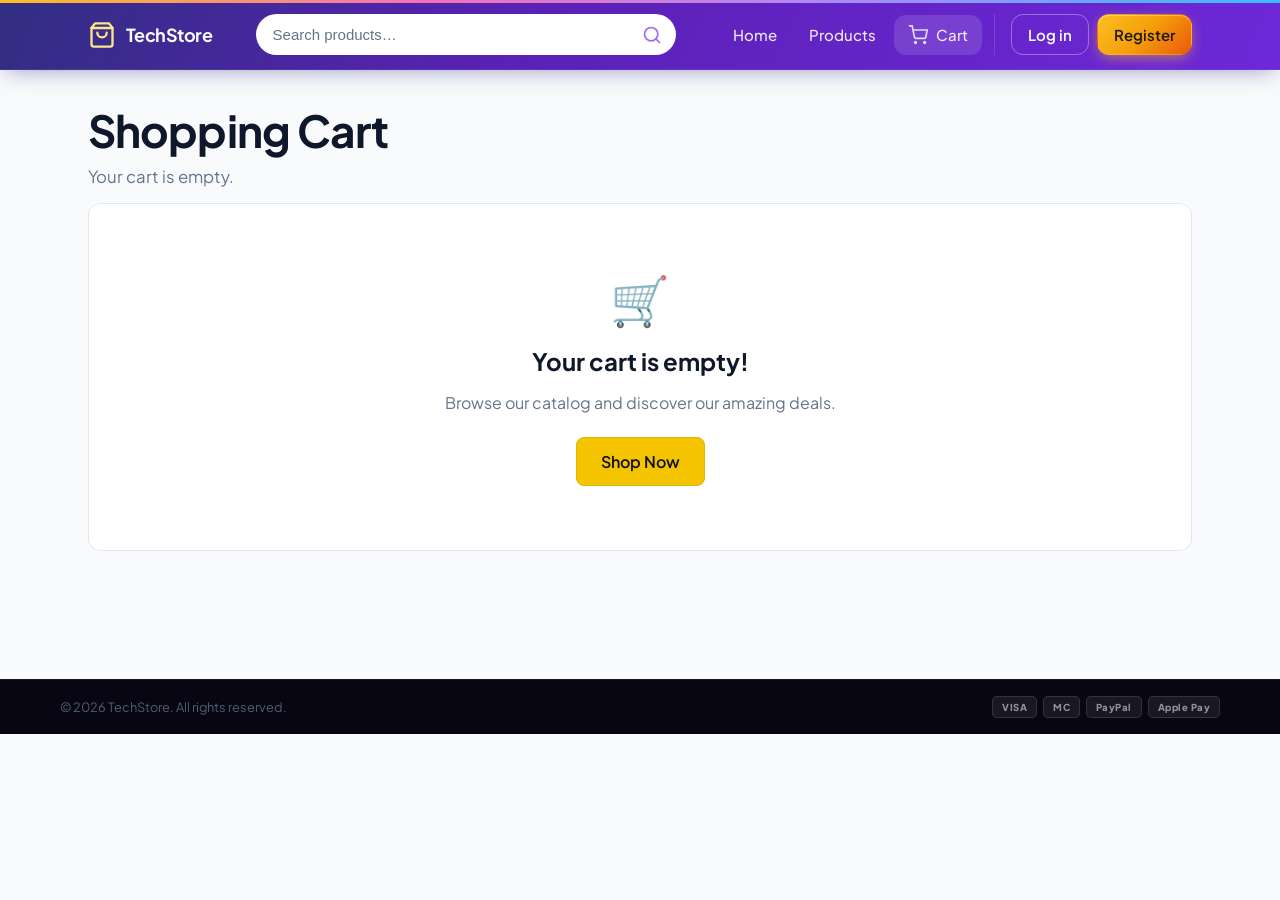
<file: cart.html>
<!doctype html>
<html lang="en">
<head>
  <meta charset="UTF-8" />
  <meta name="viewport" content="width=device-width, initial-scale=1" />
  <title>Your Shopping Cart — TechStore</title>
  <meta name="description" content="Review your selected items before checkout." />
  <link rel="preconnect" href="https://fonts.googleapis.com" />
  <link rel="preconnect" href="https://fonts.gstatic.com" crossorigin />
  <link href="https://fonts.googleapis.com/css2?family=Plus+Jakarta+Sans:ital,wght@0,400;0,500;0,600;0,700;0,800;1,600&display=swap" rel="stylesheet" />
  <link rel="stylesheet" href="styles/main.css" />
  <link rel="stylesheet" href="styles/pages/cart.css" />
</head>
<body>
  <!-- NAVBAR -->
  <header class="navbar" data-navbar>
    <div class="nav-container">
      <a href="index.html" class="logo" aria-label="TechStore home">
        <span class="logo-mark" aria-hidden="true">
          <svg width="28" height="28" viewBox="0 0 24 24" fill="none" stroke="currentColor" stroke-width="2" stroke-linecap="round" stroke-linejoin="round">
            <path d="M6 2L3 6v14a2 2 0 0 0 2 2h14a2 2 0 0 0 2-2V6l-3-4z"/>
            <line x1="3" y1="6" x2="21" y2="6"/>
            <path d="M16 10a4 4 0 0 1-8 0"/>
          </svg>
        </span>
        <span class="logo-text">TechStore</span>
      </a>

      <div class="search-box" role="search">
        <label class="visually-hidden" for="nav-search">Search products</label>
        <input id="nav-search" type="search" name="q" placeholder="Search products…" autocomplete="off" />
        <span class="search-icon" aria-hidden="true">
          <svg width="20" height="20" viewBox="0 0 24 24" fill="none" stroke="currentColor" stroke-width="2" stroke-linecap="round">
            <circle cx="11" cy="11" r="8" />
            <path d="m21 21-4.3-4.3" />
          </svg>
        </span>
      </div>

      <nav class="nav-actions" id="nav-menu" aria-label="Main">
        <a href="index.html" class="nav-link">Home</a>
        <a href="product.html" class="nav-link">Products</a>
        <a href="cart.html" class="nav-link nav-cart" aria-current="page">
          <svg class="nav-link-icon" width="20" height="20" viewBox="0 0 24 24" fill="none" stroke="currentColor" stroke-width="2">
            <circle cx="9" cy="21" r="1" />
            <circle cx="20" cy="21" r="1" />
            <path d="M1 1h4l2.68 13.39a2 2 0 0 0 2 1.61h9.72a2 2 0 0 0 2-1.61L23 6H6" />
          </svg>
          Cart
          <span class="cart-badge" data-cart-count="0" aria-label="Items in cart">0</span>
        </a>
        <div class="nav-auth">
          <a href="login.html" class="nav-btn nav-btn--ghost">Log in</a>
          <a href="register.html" class="nav-btn nav-btn--primary">Register</a>
        </div>
      </nav>

      <button type="button" class="menu-toggle" aria-expanded="false" aria-controls="nav-menu" aria-label="Open menu">
        <span class="menu-toggle-bars" aria-hidden="true"></span>
      </button>
    </div>
    <div class="nav-backdrop" data-nav-backdrop hidden aria-hidden="true"></div>
  </header>

  <main>
    <header class="cart-header">
      <h1 class="cart-header__title">Shopping Cart</h1>
      <p class="cart-header__sub" id="cart-header-sub">Loading your cart...</p>
    </header>

    <div class="cart-layout" id="cart-layout">
      <!-- Injected by JS: Either Cart Grid or Empty State -->
    </div>
  </main>

  <footer class="footer" aria-labelledby="footer-label" style="margin-top: 4rem;">
    <span id="footer-label" class="visually-hidden">Site footer</span>
    <div class="footer__bottom">
      <div class="footer__bottom-inner">
        <p class="footer__copy">&copy; 2026 TechStore. All rights reserved.</p>
        <div class="footer__payments" aria-label="Accepted payment methods">
          <span class="footer__pay-badge">VISA</span>
          <span class="footer__pay-badge">MC</span>
          <span class="footer__pay-badge">PayPal</span>
          <span class="footer__pay-badge">Apple Pay</span>
        </div>
      </div>
    </div>
  </footer>

  <script type="module" src="src/pages/cart.js"></script>
</body>
</html>
</file>
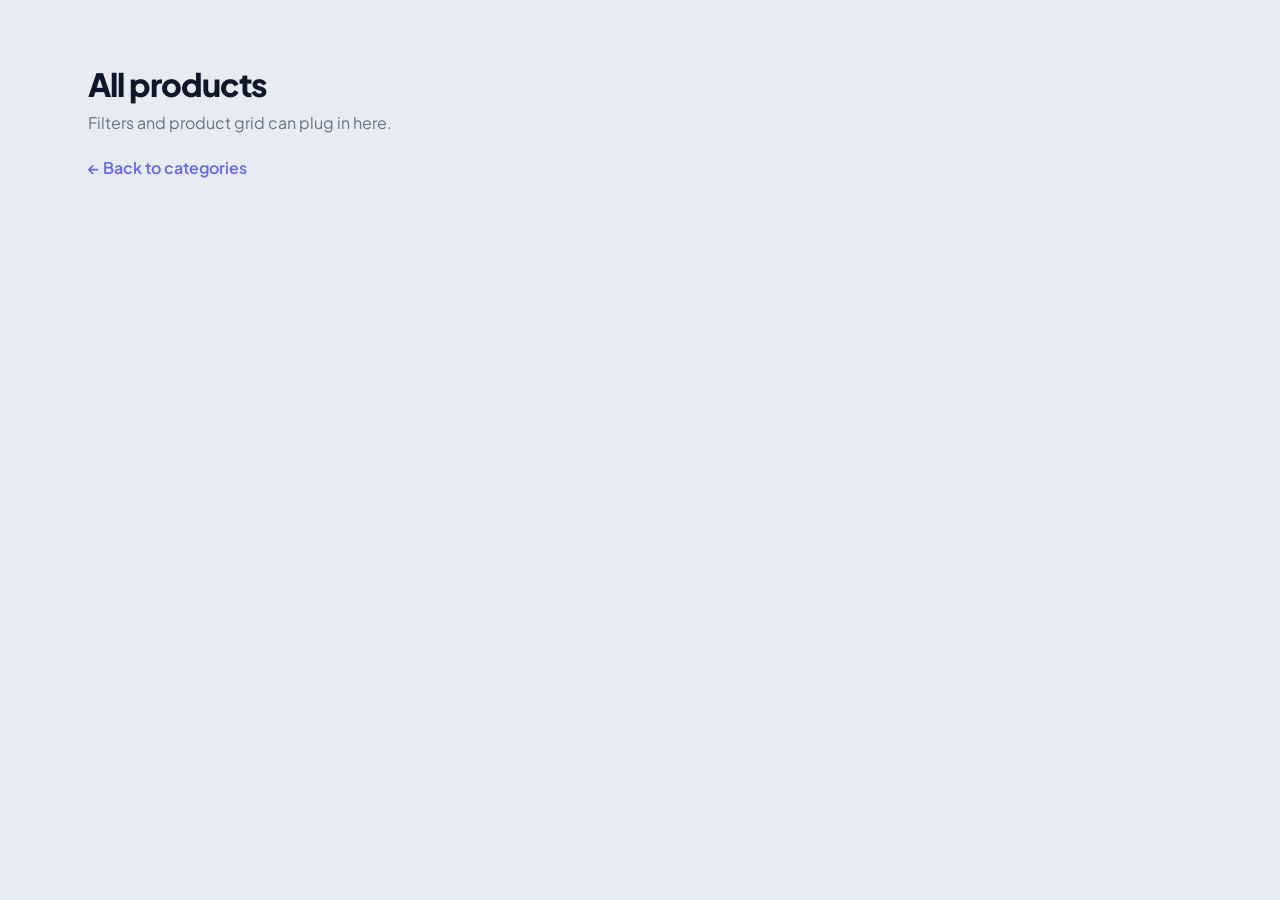
<file: category.html>
<!DOCTYPE html>
<html lang="en">
<head>
  <meta charset="UTF-8">
  <meta name="viewport" content="width=device-width, initial-scale=1">
  <title>Categories — TechStore</title>
  <link rel="preconnect" href="https://fonts.googleapis.com">
  <link rel="preconnect" href="https://fonts.gstatic.com" crossorigin>
  <link href="https://fonts.googleapis.com/css2?family=Plus+Jakarta+Sans:ital,wght@0,400;0,500;0,600;0,700;0,800&display=swap" rel="stylesheet">
  <link rel="stylesheet" href="styles/main.css">
</head>
<body>
  <main class="category-page">
    <h1 class="category-page__title" id="category-title">Products</h1>
    <p class="category-page__label">Filters and product grid can plug in here.</p>
    <p><a class="category-page__back" href="index.html#categories">← Back to categories</a></p>
  </main>
  <script type="module" src="src/main.js"></script>
</body>
</html>
</file>
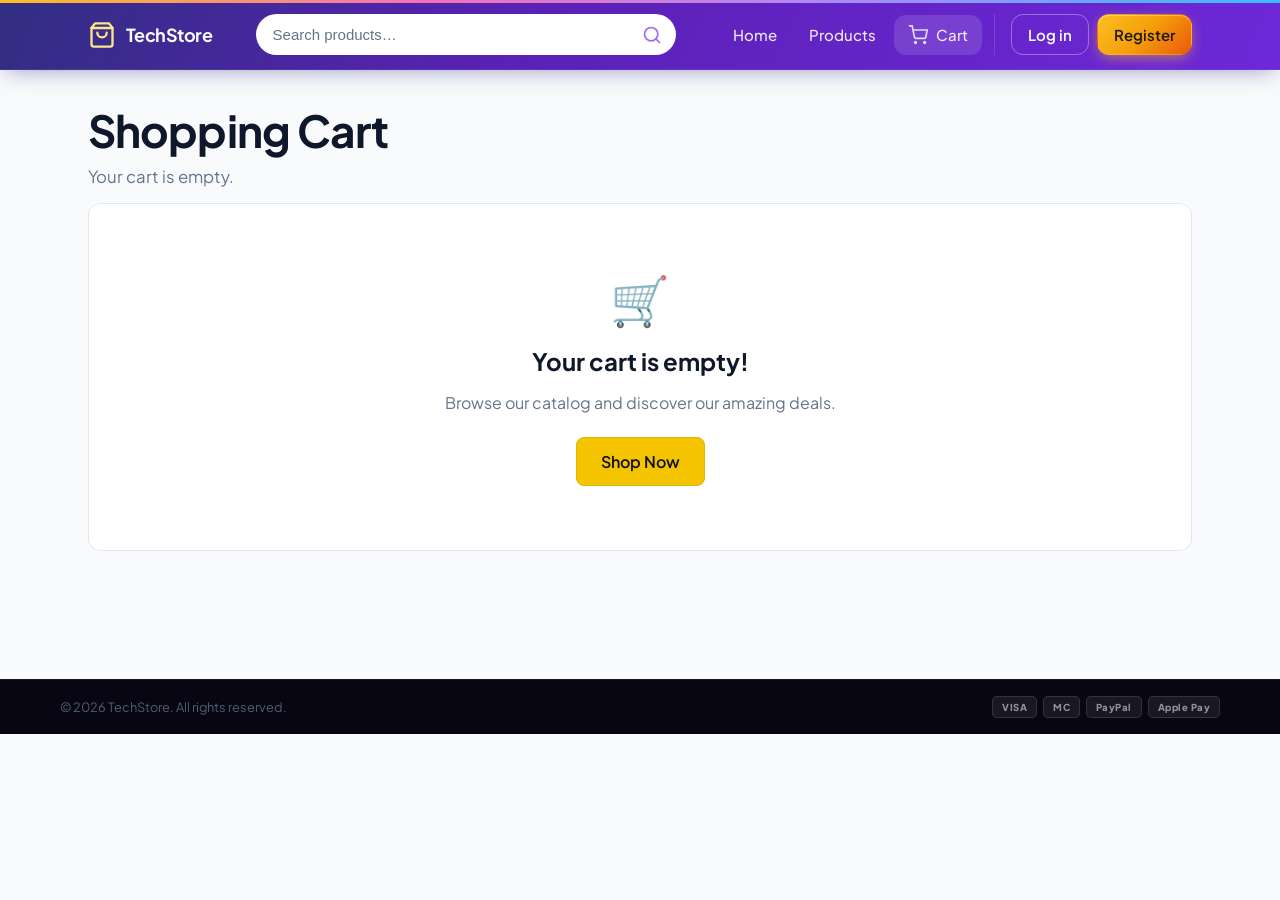
<file: checkout.html>
<!doctype html>
<html lang="en">
<head>
  <meta charset="UTF-8" />
  <meta name="viewport" content="width=device-width, initial-scale=1" />
  <title>Checkout — TechStore</title>
  <link rel="preconnect" href="https://fonts.googleapis.com" />
  <link rel="preconnect" href="https://fonts.gstatic.com" crossorigin />
  <link href="https://fonts.googleapis.com/css2?family=Plus+Jakarta+Sans:ital,wght@0,400;0,500;0,600;0,700;0,800;1,600&display=swap" rel="stylesheet" />
  <link rel="stylesheet" href="styles/main.css" />
  <link rel="stylesheet" href="styles/pages/checkout.css" />
</head>
<body>
  
  <header class="co-header">
    <a href="index.html" class="co-logo" aria-label="TechStore home">
      <svg width="24" height="24" viewBox="0 0 24 24" fill="none" stroke="currentColor" stroke-width="2" stroke-linecap="round" stroke-linejoin="round">
        <path d="M6 2L3 6v14a2 2 0 0 0 2 2h14a2 2 0 0 0 2-2V6l-3-4z"/>
        <line x1="3" y1="6" x2="21" y2="6"/>
        <path d="M16 10a4 4 0 0 1-8 0"/>
      </svg>
      TechStore Checkout
    </a>
  </header>

  <main class="co-layout" id="co-layout" hidden>
    
    <div class="co-main-col">
      <form id="checkout-form" aria-label="Checkout details">
        
        <!-- Shipping Section -->
        <section class="co-section">
          <h2 class="co-section__title">
            <span class="co-section__step" aria-hidden="true">1</span>
            Shipping Address
          </h2>
          <div class="co-form-grid">
            <div class="co-field">
              <label class="co-label" for="fname">First name</label>
              <input class="co-input" type="text" id="fname" name="fname" required />
            </div>
            <div class="co-field">
              <label class="co-label" for="lname">Last name</label>
              <input class="co-input" type="text" id="lname" name="lname" required />
            </div>
            <div class="co-field co-col-full">
              <label class="co-label" for="address">Address</label>
              <input class="co-input" type="text" id="address" name="address" required />
            </div>
            <div class="co-field">
              <label class="co-label" for="city">City</label>
              <input class="co-input" type="text" id="city" name="city" required />
            </div>
            <div class="co-field">
              <label class="co-label" for="zip">ZIP code</label>
              <input class="co-input" type="text" id="zip" name="zip" required />
            </div>
            <div class="co-field co-col-full">
              <label class="co-label" for="phone">Phone number</label>
              <input class="co-input" type="tel" id="phone" name="phone" required />
            </div>
          </div>
        </section>

        <!-- Payment Section -->
        <section class="co-section">
          <h2 class="co-section__title">
            <span class="co-section__step" aria-hidden="true">2</span>
            Payment details
          </h2>
          <div class="co-form-grid">
            <div class="co-field co-col-full">
              <label class="co-label" for="ccname">Name on card</label>
              <input class="co-input" type="text" id="ccname" name="ccname" required />
            </div>
            <div class="co-field co-col-full">
              <label class="co-label" for="ccnum">Card number</label>
              <input class="co-input" type="text" id="ccnum" name="ccnum" placeholder="0000 0000 0000 0000" required />
            </div>
            <div class="co-field">
              <label class="co-label" for="ccexp">Expiration (MM/YY)</label>
              <input class="co-input" type="text" id="ccexp" name="ccexp" placeholder="MM/YY" required />
            </div>
            <div class="co-field">
              <label class="co-label" for="cccvv">CVV</label>
              <input class="co-input" type="text" id="cccvv" name="cccvv" required />
            </div>
          </div>
        </section>
        
        <button type="submit" class="co-submit" id="submit-btn">Place Order</button>
      </form>
    </div>

    <!-- Summary Sidebar -->
    <aside class="co-summary">
      <h2 class="co-summary__title">Order Summary</h2>
      
      <div class="co-items" id="co-items-list" aria-label="Items in your order">
        <!-- Injected via JS -->
      </div>

      <div class="co-totals-row">
        <span>Subtotal</span>
        <span id="co-subtotal">$0</span>
      </div>
      <div class="co-totals-row">
        <span>Shipping</span>
        <span id="co-shipping" class="co-totals-row--highlight">Free</span>
      </div>
      
      <div class="co-totals-divider"></div>
      
      <div class="co-totals-final">
        <span>Total</span>
        <span id="co-total">$0</span>
      </div>
    </aside>

  </main>

  <script type="module" src="src/pages/checkout.js"></script>
</body>
</html>
</file>
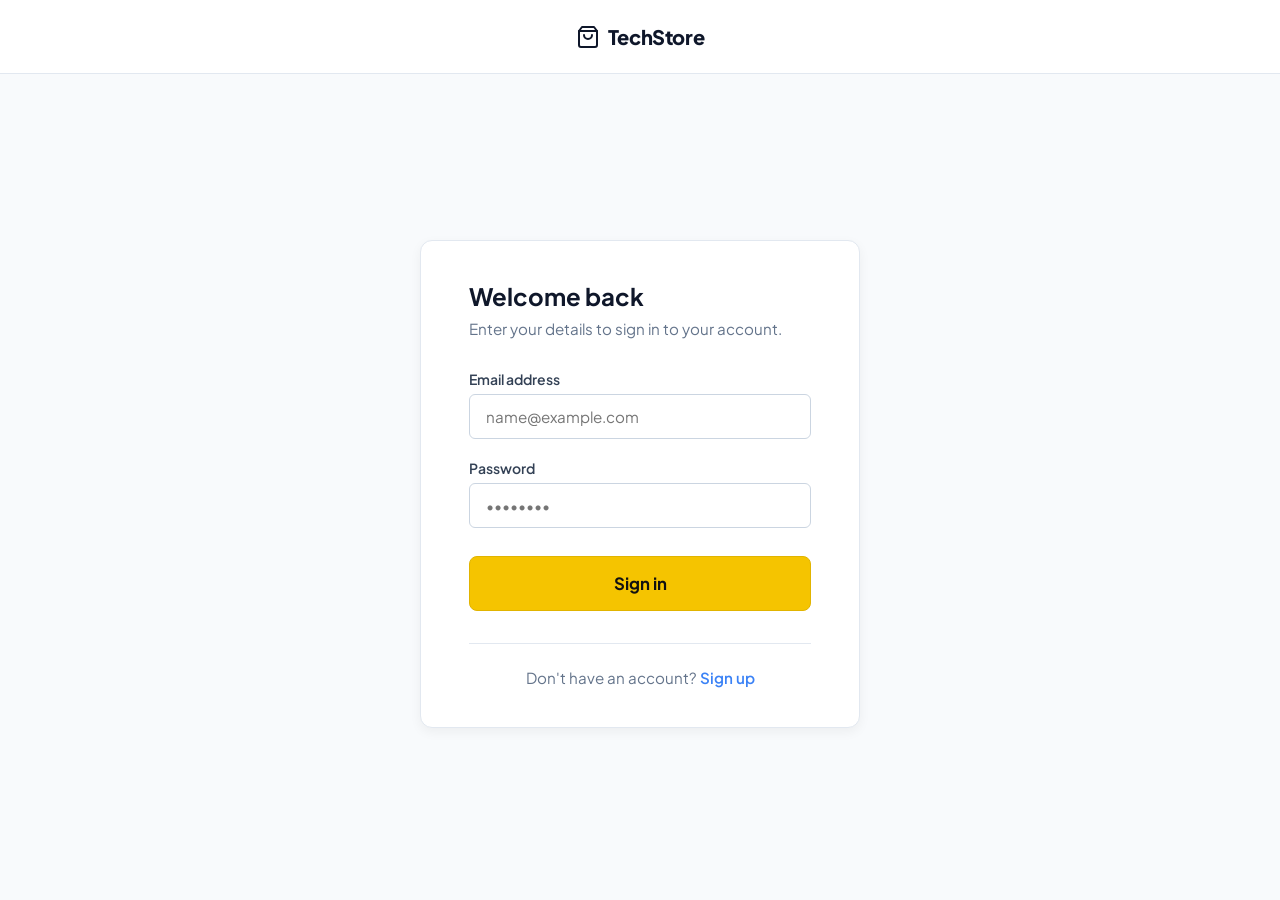
<file: login.html>
<!doctype html>
<html lang="en">
<head>
  <meta charset="UTF-8" />
  <meta name="viewport" content="width=device-width, initial-scale=1" />
  <title>Log in — TechStore</title>
  <link rel="preconnect" href="https://fonts.googleapis.com" />
  <link rel="preconnect" href="https://fonts.gstatic.com" crossorigin />
  <link href="https://fonts.googleapis.com/css2?family=Plus+Jakarta+Sans:ital,wght@0,400;0,500;0,600;0,700;0,800;1,600&display=swap" rel="stylesheet" />
  <link rel="stylesheet" href="styles/main.css" />
  <link rel="stylesheet" href="styles/pages/auth.css" />
</head>
<body>
  
  <header class="auth-header">
    <a href="index.html" class="auth-logo" aria-label="TechStore home">
      <svg width="24" height="24" viewBox="0 0 24 24" fill="none" stroke="currentColor" stroke-width="2" stroke-linecap="round" stroke-linejoin="round">
        <path d="M6 2L3 6v14a2 2 0 0 0 2 2h14a2 2 0 0 0 2-2V6l-3-4z"/>
        <line x1="3" y1="6" x2="21" y2="6"/>
        <path d="M16 10a4 4 0 0 1-8 0"/>
      </svg>
      TechStore
    </a>
  </header>

  <main class="auth-layout">
    <div class="auth-card">
      <h1 class="auth-title">Welcome back</h1>
      <p class="auth-sub">Enter your details to sign in to your account.</p>

      <div class="auth-error" id="auth-error">Incorrect email or password.</div>

      <form class="auth-form" id="login-form">
        <div class="auth-field">
          <label class="auth-label" for="login-email">Email address</label>
          <input class="auth-input" type="email" id="login-email" required placeholder="name@example.com" />
        </div>
        
        <div class="auth-field">
          <div style="display: flex; justify-content: space-between; align-items: center;">
            <label class="auth-label" for="login-pass">Password</label>
          </div>
          <input class="auth-input" type="password" id="login-pass" required placeholder="••••••••" />
        </div>
        
        <button type="submit" class="auth-submit" id="auth-submit-btn">Sign in</button>
      </form>

      <div class="auth-footer">
        Don't have an account? <a href="register.html">Sign up</a>
      </div>
    </div>
  </main>

  <script type="module" src="src/pages/auth.js"></script>
</body>
</html>
</file>
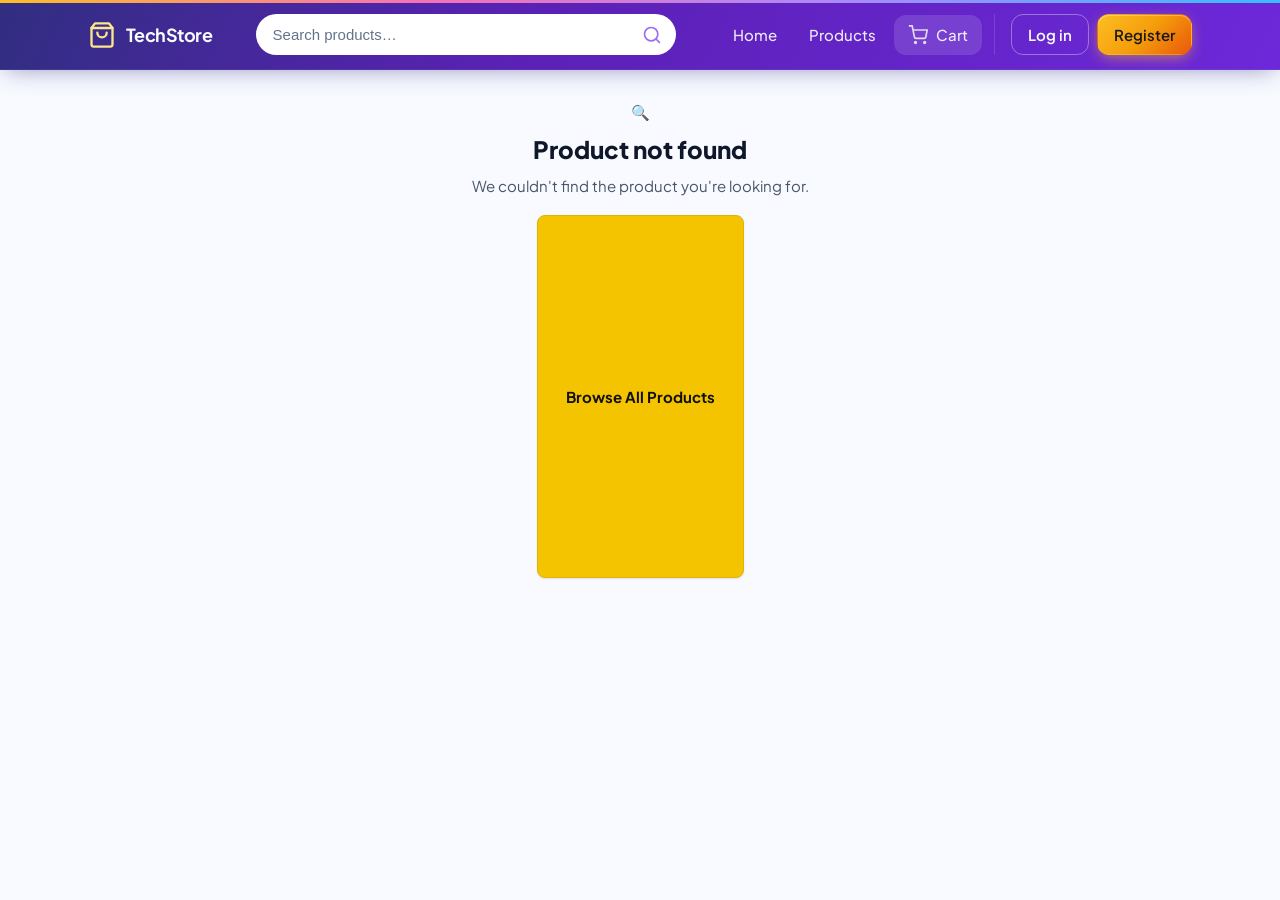
<file: product-detail.html>
<!doctype html>
<html lang="en">

<head>
  <meta charset="UTF-8" />
  <meta name="viewport" content="width=device-width, initial-scale=1" />
  <title>Product Detail — TechStore</title>
  <meta name="description" content="View product details, specs and reviews on TechStore." />
  <link rel="preconnect" href="https://fonts.googleapis.com" />
  <link rel="preconnect" href="https://fonts.gstatic.com" crossorigin />
  <link
    href="https://fonts.googleapis.com/css2?family=Plus+Jakarta+Sans:ital,wght@0,400;0,500;0,600;0,700;0,800;1,600&display=swap"
    rel="stylesheet" />
  <link rel="stylesheet" href="styles/main.css" />
  <link rel="stylesheet" href="styles/pages/product-detail.css" />
</head>

<body>
  <!-- NAVBAR -->
  <header class="navbar" data-navbar>
    <div class="nav-container">
      <a href="index.html" class="logo" aria-label="TechStore home">
        <span class="logo-mark" aria-hidden="true">
          <svg width="28" height="28" viewBox="0 0 24 24" fill="none" stroke="currentColor" stroke-width="2"
            stroke-linecap="round" stroke-linejoin="round">
            <path d="M6 2L3 6v14a2 2 0 0 0 2 2h14a2 2 0 0 0 2-2V6l-3-4z" />
            <line x1="3" y1="6" x2="21" y2="6" />
            <path d="M16 10a4 4 0 0 1-8 0" />
          </svg>
        </span>
        <span class="logo-text">TechStore</span>
      </a>
      <div class="search-box" role="search">
        <label class="visually-hidden" for="nav-search">Search products</label>
        <input id="nav-search" type="search" name="q" placeholder="Search products…" autocomplete="off" />
        <span class="search-icon" aria-hidden="true">
          <svg width="20" height="20" viewBox="0 0 24 24" fill="none" stroke="currentColor" stroke-width="2"
            stroke-linecap="round">
            <circle cx="11" cy="11" r="8" />
            <path d="m21 21-4.3-4.3" />
          </svg>
        </span>
      </div>
      <nav class="nav-actions" id="nav-menu" aria-label="Main">
        <a href="index.html" class="nav-link">
          Home
        </a>
        <a href="product.html" class="nav-link">
          Products
        </a>
        <a href="cart.html" class="nav-link nav-cart">
          <svg class="nav-link-icon" width="20" height="20" viewBox="0 0 24 24" fill="none" stroke="currentColor"
            stroke-width="2">
            <circle cx="9" cy="21" r="1" />
            <circle cx="20" cy="21" r="1" />
            <path d="M1 1h4l2.68 13.39a2 2 0 0 0 2 1.61h9.72a2 2 0 0 0 2-1.61L23 6H6" />
          </svg>
          Cart
          <span class="cart-badge" data-cart-count="0" aria-label="Items in cart">0</span>
        </a>
        <div class="nav-auth">
          <a href="login.html" class="nav-btn nav-btn--ghost">Log in</a>
          <a href="register.html" class="nav-btn nav-btn--primary">Register</a>
        </div>
      </nav>
      <button type="button" class="menu-toggle" aria-expanded="false" aria-controls="nav-menu" aria-label="Open menu">
        <span class="menu-toggle-bars" aria-hidden="true"></span>
      </button>
    </div>
    <div class="nav-backdrop" data-nav-backdrop hidden aria-hidden="true"></div>
  </header>

  <main id="pd-main">
    <!-- Content injected by JS -->
    <div class="pd-loading" id="pd-loading" aria-live="polite">
      <div class="pd-spinner" aria-hidden="true"></div>
      <p>Loading product…</p>
    </div>
  </main>

  <!-- Related products section injected below main by JS -->

  <script type="module" src="src/pages/product-detail.js"></script>
</body>

</html>
</file>
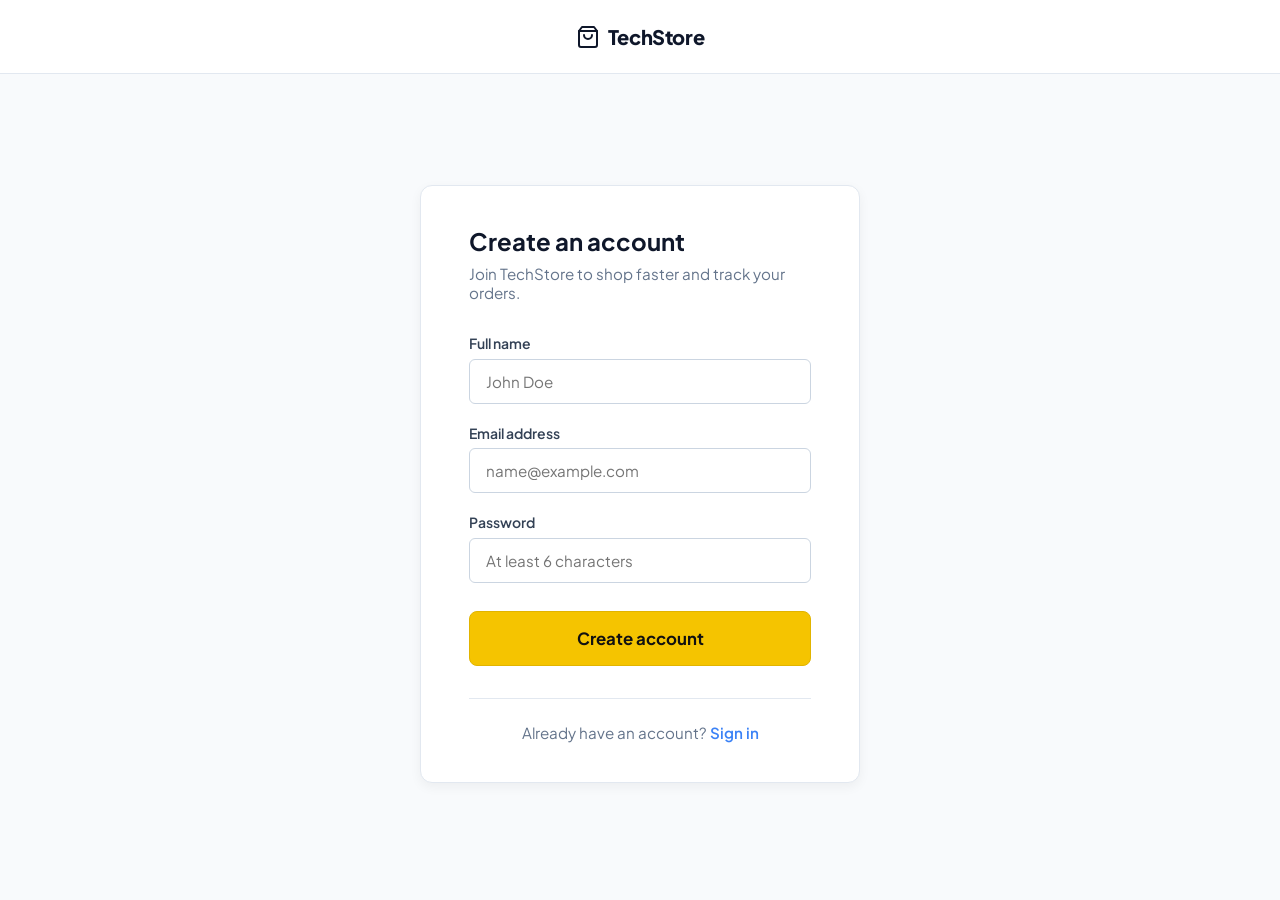
<file: register.html>
<!doctype html>
<html lang="en">
<head>
  <meta charset="UTF-8" />
  <meta name="viewport" content="width=device-width, initial-scale=1" />
  <title>Create Account — TechStore</title>
  <link rel="preconnect" href="https://fonts.googleapis.com" />
  <link rel="preconnect" href="https://fonts.gstatic.com" crossorigin />
  <link href="https://fonts.googleapis.com/css2?family=Plus+Jakarta+Sans:ital,wght@0,400;0,500;0,600;0,700;0,800;1,600&display=swap" rel="stylesheet" />
  <link rel="stylesheet" href="styles/main.css" />
  <link rel="stylesheet" href="styles/pages/auth.css" />
</head>
<body>
  
  <header class="auth-header">
    <a href="index.html" class="auth-logo" aria-label="TechStore home">
      <svg width="24" height="24" viewBox="0 0 24 24" fill="none" stroke="currentColor" stroke-width="2" stroke-linecap="round" stroke-linejoin="round">
        <path d="M6 2L3 6v14a2 2 0 0 0 2 2h14a2 2 0 0 0 2-2V6l-3-4z"/>
        <line x1="3" y1="6" x2="21" y2="6"/>
        <path d="M16 10a4 4 0 0 1-8 0"/>
      </svg>
      TechStore
    </a>
  </header>

  <main class="auth-layout">
    <div class="auth-card">
      <h1 class="auth-title">Create an account</h1>
      <p class="auth-sub">Join TechStore to shop faster and track your orders.</p>

      <div class="auth-error" id="auth-error">Error.</div>

      <form class="auth-form" id="register-form">
        <div class="auth-field">
          <label class="auth-label" for="reg-name">Full name</label>
          <input class="auth-input" type="text" id="reg-name" required placeholder="John Doe" />
        </div>
        
        <div class="auth-field">
          <label class="auth-label" for="reg-email">Email address</label>
          <input class="auth-input" type="email" id="reg-email" required placeholder="name@example.com" />
        </div>
        
        <div class="auth-field">
          <label class="auth-label" for="reg-pass">Password</label>
          <input class="auth-input" type="password" id="reg-pass" required placeholder="At least 6 characters" minlength="6" />
        </div>
        
        <button type="submit" class="auth-submit" id="auth-submit-btn">Create account</button>
      </form>

      <div class="auth-footer">
        Already have an account? <a href="login.html">Sign in</a>
      </div>
    </div>
  </main>

  <script type="module" src="src/pages/auth.js"></script>
</body>
</html>
</file>
<file: styles/main.css>
@import "./base/reset.css";
@import "./base/brand.css";
@import "./layout/navbar.css";
@import "./layout/grid.css";
@import "./components/product-card.css";
@import "./pages/home.css";
@import "./components/category.css";
@import "./components/sections.css";
@import "./components/footer.css";
</file>
<file: styles/pages/cart.css>
/* =============================================================
   CART PAGE SPECIFIC STYLES
   ============================================================= */
body { background: #f8fafc; }

/* Page Header */
.cart-header {
  max-width: var(--brand-max);
  margin: 0 auto;
  padding: 2rem var(--brand-pad-x) 1rem;
}
.cart-header__title {
  font-size: clamp(2rem, 4vw, 2.75rem);
  font-weight: 700;
  color: #0f172a;
  margin: 0 0 0.5rem;
  letter-spacing: -0.02em;
}
.cart-header__sub {
  color: #64748b;
  font-size: 1.05rem;
  margin: 0;
}

/* Layout */
.cart-layout {
  padding: 0 var(--brand-pad-x) 4rem;
  max-width: var(--brand-max);
  margin: 0 auto;
  display: grid;
  grid-template-columns: 1fr 340px;
  gap: 2rem;
  align-items: start;
}

@media (max-width: 900px) {
  .cart-layout {
    grid-template-columns: 1fr;
  }
}

/* Cart Items List */
.cart-list {
  background: #ffffff;
  border-radius: 12px;
  border: 1px solid #e2e8f0;
  box-shadow: 0 2px 8px rgba(0,0,0,0.02);
  display: flex;
  flex-direction: column;
}

.cart-item {
  display: flex;
  gap: 1.5rem;
  padding: 1.5rem;
  border-bottom: 1px solid #f1f5f9;
}
.cart-item:last-child {
  border-bottom: none;
}
@media (max-width: 500px) {
  .cart-item {
    flex-direction: column;
    gap: 1rem;
  }
}

.cart-item__img {
  width: 120px;
  height: 120px;
  object-fit: cover;
  border-radius: 8px;
  background: #f8fafc;
  flex-shrink: 0;
}
.cart-item__details {
  flex: 1;
  display: flex;
  flex-direction: column;
}
.cart-item__name {
  font-size: 1.1rem;
  font-weight: 600;
  color: #0f172a;
  margin: 0 0 0.25rem;
}
.cart-item__category {
  font-size: 0.85rem;
  color: #64748b;
  margin: 0 0 1rem;
  text-transform: capitalize;
}

.cart-item__price-block {
  margin-top: auto;
  display: flex;
  align-items: center;
  justify-content: space-between;
}
.cart-item__price {
  font-size: 1.25rem;
  font-weight: 700;
  color: #b12704; /* Amazon highlight color */
}

/* Controls */
.cart-item__actions {
  display: flex;
  align-items: center;
  gap: 1.5rem;
}

.qty-control {
  display: inline-flex;
  align-items: center;
  border: 1px solid #cbd5e1;
  border-radius: 6px;
  overflow: hidden;
  height: 36px;
}
.qty-btn {
  background: #f8fafc;
  border: none;
  width: 36px;
  height: 100%;
  font-size: 1.2rem;
  cursor: pointer;
  color: #334155;
  transition: background 0.15s;
}
.qty-btn:hover { background: #e2e8f0; }
.qty-input {
  width: 44px;
  height: 100%;
  border: none;
  border-left: 1px solid #cbd5e1;
  border-right: 1px solid #cbd5e1;
  text-align: center;
  font-family: var(--brand-font);
  font-weight: 600;
  font-size: 0.95rem;
  color: #0f172a;
  -moz-appearance: textfield;
}
.qty-input::-webkit-outer-spin-button,
.qty-input::-webkit-inner-spin-button {
  -webkit-appearance: none;
  margin: 0;
}

.cart-item__remove {
  background: none;
  border: none;
  color: #ef4444;
  font-size: 0.9rem;
  font-weight: 500;
  cursor: pointer;
  text-decoration: underline;
  padding: 0;
}
.cart-item__remove:hover { color: #dc2626; }

/* Empty State */
.cart-empty {
  padding: 4rem 2rem;
  text-align: center;
  background: #ffffff;
  border-radius: 12px;
  border: 1px solid #e2e8f0;
}
.cart-empty h2 { margin: 0 0 1rem; color: #0f172a; }
.cart-empty p { color: #64748b; margin: 0 0 1.5rem; }
.cart-empty-btn {
  display: inline-block;
  background: #f5c400; /* Amazon yellow */
  color: #111;
  padding: 0.8rem 1.5rem;
  border-radius: 8px;
  text-decoration: none;
  font-weight: 600;
  border: 1px solid #e1b400;
  transition: filter 0.2s;
}
.cart-empty-btn:hover { filter: brightness(0.95); }

/* Order Summary */
.cart-summary {
  background: #ffffff;
  border-radius: 12px;
  border: 1px solid #e2e8f0;
  padding: 1.5rem;
  position: sticky;
  top: 6rem;
}
.cart-summary__title {
  font-size: 1.25rem;
  font-weight: 700;
  color: #0f172a;
  margin: 0 0 1.5rem;
}

.cart-summary__row {
  display: flex;
  justify-content: space-between;
  margin-bottom: 0.75rem;
  font-size: 1rem;
  color: #475569;
}
.cart-summary__row--free {
  color: #10b981;
}

.cart-summary__divider {
  height: 1px;
  background: #e2e8f0;
  margin: 1.25rem 0;
}

.cart-summary__total {
  display: flex;
  justify-content: space-between;
  font-size: 1.35rem;
  font-weight: 700;
  color: #0f172a;
  margin-bottom: 1.5rem;
}

.cart-summary__btn {
  display: block;
  width: 100%;
  background: #f5c400;
  color: #111;
  border: 1px solid #e1b400;
  padding: 1rem;
  border-radius: 8px;
  font-size: 1.05rem;
  font-weight: 700;
  text-align: center;
  text-decoration: none;
  transition: background 0.2s;
  box-shadow: 0 1px 2px rgba(0,0,0,0.05);
}
.cart-summary__btn:hover {
  background: #e0b400;
}

.cart-trust {
  margin-top: 1rem;
  display: flex;
  justify-content: center;
  gap: 0.5rem;
  font-size: 0.8rem;
  color: #64748b;
  align-items: center;
}
</file>
<file: styles/pages/checkout.css>
/* =============================================================
   CHECKOUT PAGE STYLES
   ============================================================= */
   body { background: #f8fafc; }

   /* Header Minimal */
   .co-header {
     background: #ffffff;
     padding: 1.5rem var(--brand-pad-x);
     border-bottom: 1px solid #e2e8f0;
     display: flex;
     align-items: center;
     justify-content: center;
   }
   .co-logo {
     display: flex;
     align-items: center;
     gap: 0.5rem;
     text-decoration: none;
     color: #0f172a;
     font-weight: 800;
     font-size: 1.25rem;
     letter-spacing: -0.02em;
   }
   
   /* Layout */
   .co-layout {
     padding: 3rem var(--brand-pad-x) 5rem;
     max-width: 1100px;
     margin: 0 auto;
     display: grid;
     grid-template-columns: 1fr 380px;
     gap: 3rem;
     align-items: start;
   }
   
   @media (max-width: 900px) {
     .co-layout {
       grid-template-columns: 1fr;
       gap: 2rem;
     }
   }
   
   /* Form Sections */
   .co-section {
     background: #ffffff;
     border-radius: 12px;
     border: 1px solid #e2e8f0;
     padding: 2rem;
     margin-bottom: 1.5rem;
   }
   .co-section__title {
     font-size: 1.25rem;
     font-weight: 700;
     color: #0f172a;
     margin: 0 0 1.5rem;
     display: flex;
     align-items: center;
     gap: 0.5rem;
   }
   .co-section__step {
     background: #0f172a;
     color: white;
     width: 24px;
     height: 24px;
     display: inline-flex;
     align-items: center;
     justify-content: center;
     border-radius: 50%;
     font-size: 0.85rem;
     font-weight: 800;
   }
   
   /* Form Grid */
   .co-form-grid {
     display: grid;
     grid-template-columns: 1fr 1fr;
     gap: 1rem;
   }
   .co-col-full { grid-column: 1 / -1; }
   
   .co-field {
     display: flex;
     flex-direction: column;
     gap: 0.4rem;
   }
   .co-label {
     font-size: 0.875rem;
     font-weight: 600;
     color: #334155;
   }
   .co-input {
     padding: 0.75rem 1rem;
     border: 1px solid #cbd5e1;
     border-radius: 6px;
     font-family: inherit;
     font-size: 0.95rem;
     color: #0f172a;
     transition: border-color 0.2s, box-shadow 0.2s;
   }
   .co-input:focus {
     outline: none;
     border-color: #3b82f6;
     box-shadow: 0 0 0 3px rgba(59, 130, 246, 0.15);
   }
   
   /* Summary Sidebar */
   .co-summary {
     background: #ffffff;
     border-radius: 12px;
     border: 1px solid #e2e8f0;
     position: sticky;
     top: 1.5rem;
     padding: 2rem;
   }
   .co-summary__title {
     font-size: 1.25rem;
     font-weight: 700;
     color: #0f172a;
     margin: 0 0 1.5rem;
   }
   
   .co-items {
     display: flex;
     flex-direction: column;
     gap: 1rem;
     margin-bottom: 1.5rem;
     max-height: 400px;
     overflow-y: auto;
   }
   
   .co-item {
     display: flex;
     gap: 1rem;
     align-items: center;
   }
   .co-item__img-wrap {
     position: relative;
   }
   .co-item__img {
     width: 60px;
     height: 60px;
     object-fit: cover;
     border-radius: 8px;
     border: 1px solid #e2e8f0;
   }
   .co-item__qty {
     position: absolute;
     top: -6px;
     right: -6px;
     background: #64748b;
     color: white;
     font-size: 0.7rem;
     font-weight: 700;
     width: 18px;
     height: 18px;
     border-radius: 50%;
     display: flex;
     align-items: center;
     justify-content: center;
   }
   .co-item__info { flex: 1; }
   .co-item__name {
     font-size: 0.95rem;
     font-weight: 600;
     color: #0f172a;
     margin: 0 0 0.1rem;
     white-space: nowrap;
     overflow: hidden;
     text-overflow: ellipsis;
     max-width: 180px;
   }
   .co-item__price {
     font-size: 0.9rem;
     color: #64748b;
     font-weight: 500;
   }
   
   /* Totals */
   .co-totals-row {
     display: flex;
     justify-content: space-between;
     margin-bottom: 0.75rem;
     font-size: 0.95rem;
     color: #475569;
   }
   .co-totals-row--highlight {
     color: #10b981;
   }
   .co-totals-divider {
     height: 1px;
     background: #e2e8f0;
     margin: 1.25rem 0;
   }
   .co-totals-final {
     display: flex;
     justify-content: space-between;
     align-items: center;
     font-size: 1.35rem;
     font-weight: 800;
     color: #0f172a;
     margin-bottom: 1.5rem;
   }
   
   /* Submit Button */
   .co-submit {
     width: 100%;
     background: #f5c400; /* Amazon Yellow */
     color: #111;
     border: 1px solid #e1b400;
     padding: 1rem;
     border-radius: 8px;
     font-family: inherit;
     font-size: 1.05rem;
     font-weight: 700;
     cursor: pointer;
     transition: background 0.2s;
   }
   .co-submit:hover { background: #e0b400; }
   .co-submit:disabled { opacity: 0.7; cursor: not-allowed; }
   
   /* Success Overlay */
   .co-modal {
     position: fixed;
     inset: 0;
     background: rgba(15, 23, 42, 0.8);
     backdrop-filter: blur(4px);
     display: flex;
     align-items: center;
     justify-content: center;
     z-index: 999;
   }
   .co-modal__content {
     background: white;
     padding: 3rem;
     border-radius: 16px;
     text-align: center;
     max-width: 400px;
     width: 90%;
     box-shadow: 0 20px 25px -5px rgba(0, 0, 0, 0.1), 0 10px 10px -5px rgba(0, 0, 0, 0.04);
     animation: popIn 0.4s cubic-bezier(0.16, 1, 0.3, 1);
   }
   
   @keyframes popIn {
     0% { transform: scale(0.9); opacity: 0; }
     100% { transform: scale(1); opacity: 1; }
   }
   
   .co-modal__icon {
     background: #10b981;
     color: white;
     width: 64px;
     height: 64px;
     border-radius: 50%;
     display: inline-flex;
     align-items: center;
     justify-content: center;
     margin-bottom: 1.5rem;
   }
   .co-modal__title {
     font-size: 1.5rem;
     font-weight: 800;
     color: #0f172a;
     margin: 0 0 0.5rem;
   }
   .co-modal__desc {
     color: #64748b;
     font-size: 1rem;
     margin: 0 0 1.5rem;
   }
</file>
<file: styles/pages/auth.css>
/* =============================================================
   AUTH PAGES STYLES (Login & Register)
   ============================================================= */
   body { background: #f8fafc; }

   /* Header Minimal */
   .auth-header {
     background: #ffffff;
     padding: 1.5rem var(--brand-pad-x);
     border-bottom: 1px solid #e2e8f0;
     display: flex;
     align-items: center;
     justify-content: center;
   }
   .auth-logo {
     display: flex;
     align-items: center;
     gap: 0.5rem;
     text-decoration: none;
     color: #0f172a;
     font-weight: 800;
     font-size: 1.25rem;
     letter-spacing: -0.02em;
   }
   
   /* Main Layout */
   .auth-layout {
     min-height: calc(100vh - 80px); /* Fill screen minus header */
     display: flex;
     align-items: center;
     justify-content: center;
     padding: 3rem var(--brand-pad-x);
   }
   
   /* Card */
   .auth-card {
     background: #ffffff;
     border-radius: 12px;
     border: 1px solid #e2e8f0;
     box-shadow: 0 4px 12px rgba(0,0,0,0.05);
     width: 100%;
     max-width: 440px;
     padding: 2.5rem 3rem;
   }
   @media (max-width: 500px) {
     .auth-card { padding: 2rem 1.5rem; }
   }
   
   .auth-title {
     font-size: 1.5rem;
     font-weight: 700;
     color: #0f172a;
     margin: 0 0 0.5rem;
   }
   .auth-sub {
     font-size: 0.95rem;
     color: #64748b;
     margin: 0 0 2rem;
   }
   
   /* Form */
   .auth-form {
     display: flex;
     flex-direction: column;
     gap: 1.25rem;
   }
   
   .auth-field {
     display: flex;
     flex-direction: column;
     gap: 0.4rem;
   }
   .auth-label {
     font-size: 0.875rem;
     font-weight: 600;
     color: #334155;
   }
   .auth-input {
     padding: 0.75rem 1rem;
     border: 1px solid #cbd5e1;
     border-radius: 6px;
     font-family: inherit;
     font-size: 0.95rem;
     color: #0f172a;
     transition: border-color 0.2s, box-shadow 0.2s;
   }
   .auth-input:focus {
     outline: none;
     border-color: #3b82f6;
     box-shadow: 0 0 0 3px rgba(59, 130, 246, 0.15);
   }
   
   /* Actions */
   .auth-submit {
     margin-top: 0.5rem;
     width: 100%;
     background: #f5c400; /* Amazon Yellow */
     color: #111;
     border: 1px solid #e1b400;
     padding: 1rem;
     border-radius: 8px;
     font-family: inherit;
     font-size: 1.05rem;
     font-weight: 700;
     cursor: pointer;
     transition: background 0.2s;
   }
   .auth-submit:hover { background: #e0b400; }
   .auth-submit:disabled { opacity: 0.7; cursor: not-allowed; }
   
   .auth-error {
     display: none;
     background: #fee2e2;
     color: #b91c1c;
     padding: 0.75rem;
     border-radius: 6px;
     font-size: 0.9rem;
     font-weight: 500;
     border: 1px solid #fecaca;
     margin-bottom: 1.5rem;
   }
   .auth-error.is-visible { display: block; }
   
   /* Footer Links */
   .auth-footer {
     margin-top: 2rem;
     padding-top: 1.5rem;
     border-top: 1px solid #e2e8f0;
     text-align: center;
     font-size: 0.95rem;
     color: #64748b;
   }
   .auth-footer a {
     color: #3b82f6;
     text-decoration: none;
     font-weight: 600;
   }
   .auth-footer a:hover { text-decoration: underline; }
</file>
<file: styles/pages/product-detail.css>
/* =============================================================
   PRODUCT DETAIL PAGE
   ============================================================= */
body { background: #f8faff; }

/* Breadcrumb bar */
.pd-breadcrumb-wrap {
  background: #fff;
  border-bottom: 1px solid #e2e8f0;
  padding: 0.75rem var(--brand-pad-x);
}
.pd-breadcrumb-inner {
  max-width: var(--brand-max);
  margin: 0 auto;
}

/* Breadcrumb (shared with pl) */
.breadcrumb ol {
  list-style: none;
  display: flex;
  align-items: center;
  gap: 0.4rem;
  flex-wrap: wrap;
  padding: 0;
  margin: 0;
  font-size: 0.8rem;
  font-weight: 600;
}
.breadcrumb a { color: #5b21b6; text-decoration: none; }
.breadcrumb a:hover { color: #312e81; text-decoration: underline; }
.breadcrumb li + li::before { content: "›"; color: #cbd5e1; }
.breadcrumb [aria-current] { color: #64748b; }

/* Loading spinner */
.pd-loading {
  min-height: 60vh;
  display: flex;
  flex-direction: column;
  align-items: center;
  justify-content: center;
  gap: 1rem;
  color: #64748b;
  font-weight: 600;
}
.pd-spinner {
  width: 44px; height: 44px;
  border: 4px solid #ede9fe;
  border-top-color: #5b21b6;
  border-radius: 50%;
  animation: pd-spin 0.8s linear infinite;
}
@keyframes pd-spin { to { transform: rotate(360deg); } }

/* Wrapper */
.pd-wrapper {
  padding: clamp(1.5rem, 3vw, 2.5rem) var(--brand-pad-x);
}
.pd-inner {
  max-width: var(--brand-max);
  margin: 0 auto;
  display: grid;
  grid-template-columns: 1fr 1fr;
  gap: clamp(2rem, 5vw, 4rem);
  align-items: start;
}

@media (max-width: 820px) {
  .pd-inner { grid-template-columns: 1fr; }
}

/* Gallery */
.pd-gallery__main {
  position: relative;
  background: #fff;
  border-radius: 20px;
  border: 1px solid #e2e8f0;
  overflow: hidden;
  aspect-ratio: 1;
  display: flex;
  align-items: center;
  justify-content: center;
  box-shadow: 0 4px 24px rgba(15,23,42,0.06);
}
.pd-gallery__main img {
  width: 100%;
  height: 100%;
  object-fit: cover;
  transition: transform 0.4s cubic-bezier(0.33,1,0.68,1);
}
.pd-gallery__main:hover img { transform: scale(1.04); }
.pd-gallery__main .pcard__badge {
  top: 1rem; right: 1rem;
  font-size: 0.75rem;
  padding: 0.3rem 0.75rem;
}

.pd-gallery__thumbs {
  display: flex;
  gap: 0.65rem;
  margin-top: 0.85rem;
}
.pd-thumb {
  flex: 1;
  aspect-ratio: 1;
  border: 2px solid #e2e8f0;
  border-radius: 12px;
  overflow: hidden;
  cursor: pointer;
  background: #fff;
  padding: 0;
  transition: border-color 0.2s, transform 0.2s;
}
.pd-thumb img { width: 100%; height: 100%; object-fit: cover; display: block; }
.pd-thumb:hover { border-color: #a78bfa; transform: translateY(-2px); }
.pd-thumb--active { border-color: #5b21b6; box-shadow: 0 0 0 3px rgba(91,33,182,0.15); }

/* Info panel */
.pd-info { display: flex; flex-direction: column; gap: 1.1rem; }

.pd-category {
  font-size: 0.72rem;
  font-weight: 800;
  letter-spacing: 0.1em;
  text-transform: uppercase;
  color: #5b21b6;
  margin: 0;
}

.pd-name {
  font-size: clamp(1.5rem, 3.5vw, 2.1rem);
  font-weight: 800;
  color: #0f172a;
  letter-spacing: -0.035em;
  margin: 0;
  line-height: 1.15;
}

/* Rating row */
.pd-rating-row {
  display: flex;
  align-items: center;
  gap: 0.45rem;
  flex-wrap: wrap;
}
.pd-stars { color: #f59e0b; font-size: 1.05rem; letter-spacing: 0.05em; }
.pd-rating-score { font-size: 0.9rem; font-weight: 800; color: #0f172a; }
.pd-rating-count { font-size: 0.8rem; color: #64748b; font-weight: 500; }

/* Price */
.pd-price-block {
  display: flex;
  align-items: center;
  gap: 0.75rem;
  flex-wrap: wrap;
  padding: 1rem 0;
  border-bottom: 1px solid #e2e8f0;
  border-top: 1px solid #e2e8f0;
}
.pd-price {
  font-size: clamp(1.6rem, 4vw, 2rem);
  font-weight: 700;
  color: #b12704; /* Amazon-ish red for price */
  letter-spacing: -0.02em;
}
.pd-old-price {
  font-size: 1rem;
  color: #94a3b8;
  text-decoration: line-through;
  font-weight: 500;
}
.pd-discount {
  font-size: 0.75rem;
  font-weight: 800;
  color: #fff;
  background: #ef4444;
  padding: 0.25rem 0.65rem;
  border-radius: 20px;
  margin-left: auto;
}

/* Description */
.pd-description {
  font-size: 0.9375rem;
  color: #475569;
  line-height: 1.7;
  margin: 0;
  font-weight: 500;
}

/* Quantity */
.pd-quantity-row {
  display: flex;
  align-items: center;
  gap: 1rem;
}
.pd-qty-label { font-size: 0.875rem; font-weight: 700; color: #0f172a; }
.pd-qty-control {
  display: flex;
  align-items: center;
  border: 1.5px solid #e2e8f0;
  border-radius: 12px;
  overflow: hidden;
}
.pd-qty-btn {
  width: 38px; height: 38px;
  border: none;
  background: #f8fafc;
  color: #0f172a;
  font-size: 1.1rem;
  font-weight: 800;
  cursor: pointer;
  transition: background 0.15s, color 0.15s;
  font-family: var(--brand-font);
}
.pd-qty-btn:hover { background: #ede9fe; color: #5b21b6; }
.pd-qty-input {
  width: 52px;
  text-align: center;
  border: none;
  border-left: 1.5px solid #e2e8f0;
  border-right: 1.5px solid #e2e8f0;
  font-family: var(--brand-font);
  font-size: 0.9375rem;
  font-weight: 700;
  color: #0f172a;
  padding: 0 0.25rem;
  height: 38px;
  outline: none;
  background: #fff;
}
.pd-qty-input::-webkit-inner-spin-button { -webkit-appearance: none; }

/* Actions */
.pd-actions { display: flex; gap: 0.75rem; }

.pd-btn {
  font-family: var(--brand-font);
  font-size: 0.9375rem;
  font-weight: 700;
  border: none;
  border-radius: 8px; /* Slightly sharper */
  cursor: pointer;
  display: inline-flex;
  align-items: center;
  justify-content: center;
  gap: 0.5rem;
  transition: background 0.15s ease, border-color 0.15s ease;
}

.pd-btn--primary {
  flex: 1;
  padding: 0.85rem 1.5rem;
  background: #f5c400; /* Amazon yellow */
  color: #111;
  border: 1px solid #e1b400;
  box-shadow: 0 1px 2px rgba(0,0,0,0.1);
}
.pd-btn--primary:hover { background: #e0b400; }
.pd-btn--added { background: #10b981 !important; color: white !important; border-color: #059669 !important; }

.pd-btn--wish {
  padding: 0.85rem 1rem;
  background: #f1f5f9;
  color: #64748b;
  border-radius: 12px;
  border: 1.5px solid #e2e8f0;
}
.pd-btn--wish:hover { background: #fce7f3; color: #ec4899; border-color: #fbcfe8; transform: scale(1.05); }
.pd-btn--wished { background: #fce7f3; color: #ec4899; border-color: #fbcfe8; }
.pd-btn--wished svg { fill: #ec4899; }

/* Trust badges */
.pd-trust {
  display: flex;
  flex-wrap: wrap;
  gap: 0.6rem;
  padding: 0.85rem 1rem;
  background: #f8fafc;
  border-radius: 12px;
  border: 1px solid #e2e8f0;
}
.pd-trust-item {
  display: flex;
  align-items: center;
  gap: 0.4rem;
  font-size: 0.78rem;
  font-weight: 700;
  color: #334155;
}
.pd-trust-item svg { color: #5b21b6; flex-shrink: 0; }

/* Specs */
.pd-specs { padding-top: 0.25rem; }
.pd-specs-title {
  font-size: 0.9rem;
  font-weight: 800;
  letter-spacing: 0.06em;
  text-transform: uppercase;
  color: #0f172a;
  margin: 0 0 0.85rem;
}
.pd-specs-list {
  display: flex;
  flex-direction: column;
  gap: 0;
  border: 1px solid #e2e8f0;
  border-radius: 12px;
  overflow: hidden;
}
.pd-spec-row {
  display: flex;
  align-items: center;
  padding: 0.65rem 1rem;
  border-bottom: 1px solid #f1f5f9;
}
.pd-spec-row:last-child { border-bottom: none; }
.pd-spec-row:nth-child(odd) { background: #fafafa; }
.pd-spec-label {
  font-size: 0.8125rem;
  font-weight: 700;
  color: #475569;
  min-width: 130px;
  flex-shrink: 0;
}
.pd-spec-value {
  font-size: 0.8125rem;
  font-weight: 600;
  color: #0f172a;
}

/* Related section override */
.pd-related { background: #fff; }

/* Not found */
.pd-not-found {
  min-height: 60vh;
  display: flex;
  flex-direction: column;
  align-items: center;
  justify-content: center;
  text-align: center;
  gap: 0.75rem;
  padding: 2rem var(--brand-pad-x);
  color: #475569;
}
.pd-not-found__emoji { font-size: 3rem; margin: 0; }
.pd-not-found h1 { font-size: 1.5rem; font-weight: 800; color: #0f172a; margin: 0; }
.pd-not-found p { margin: 0; font-size: 0.9375rem; }
.pd-not-found .pd-btn--primary { margin-top: 0.5rem; padding: 0.8rem 1.75rem; text-decoration: none; }
</file>
